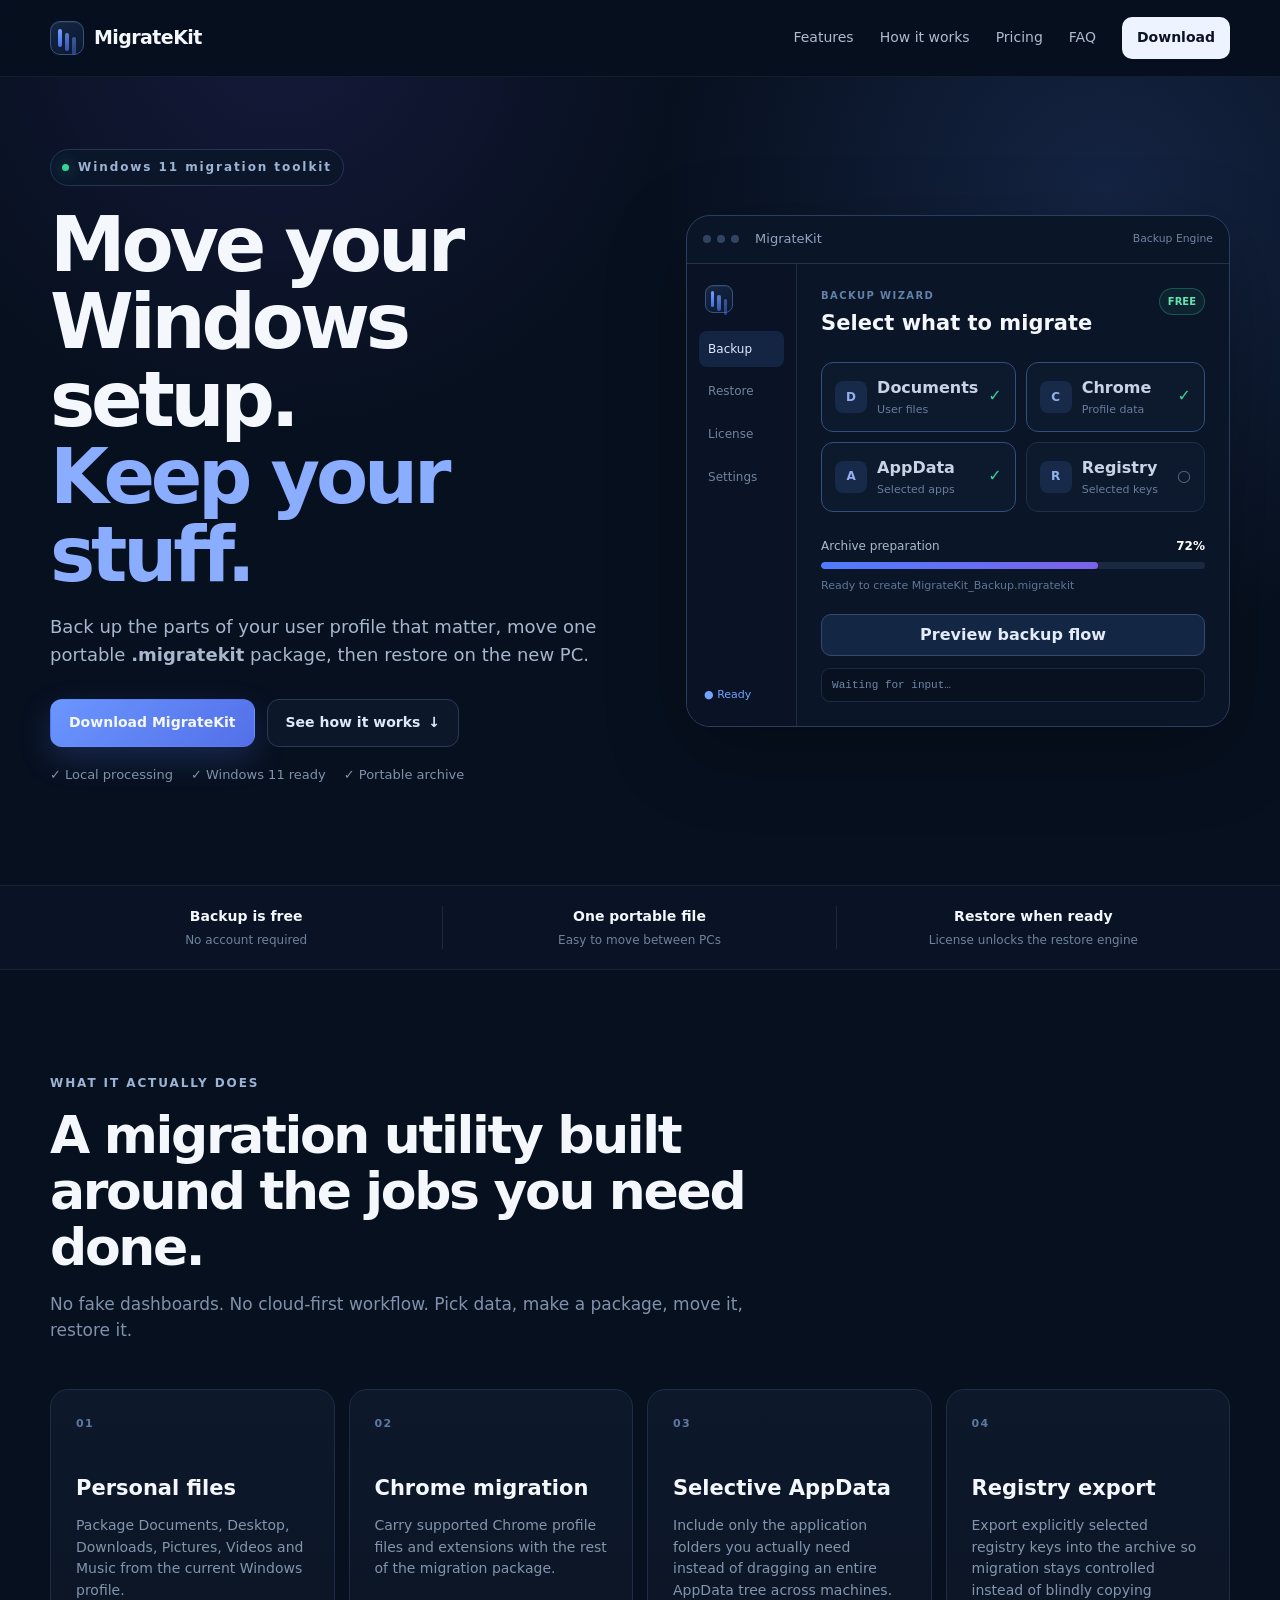
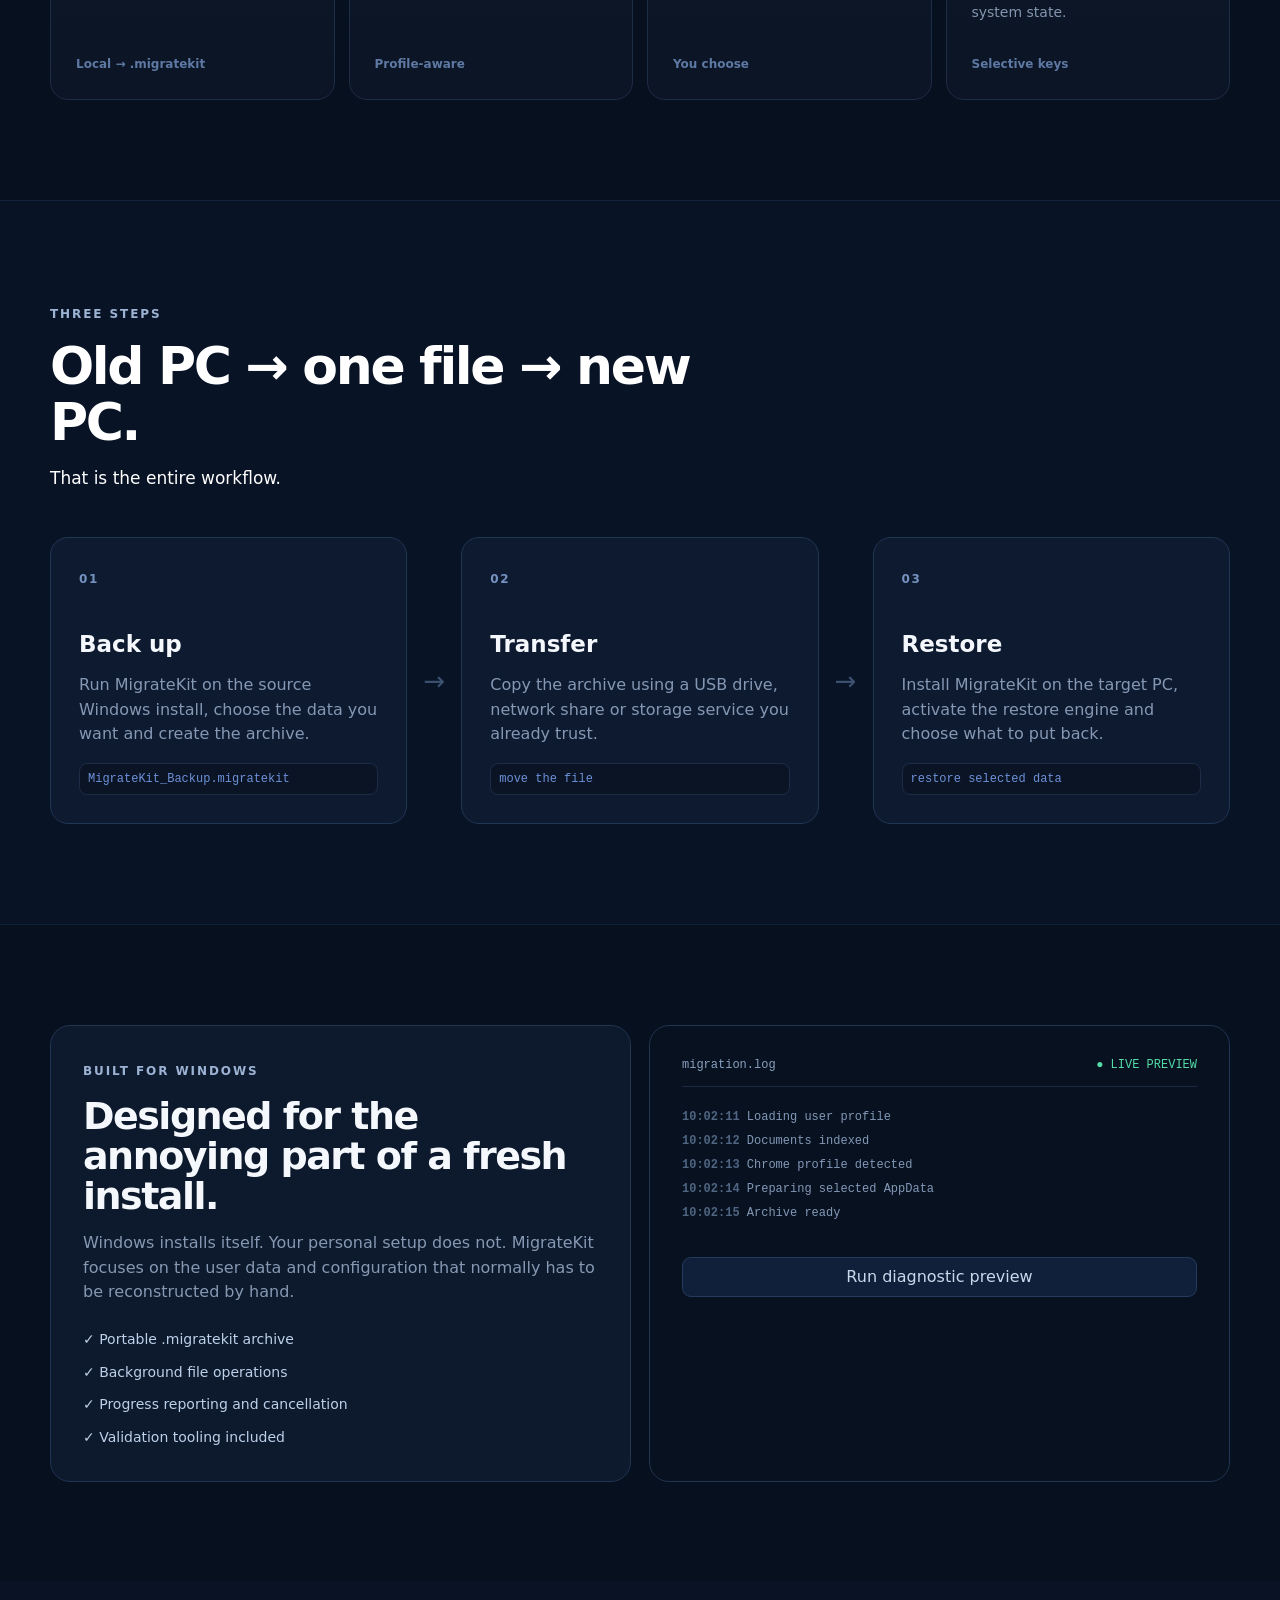
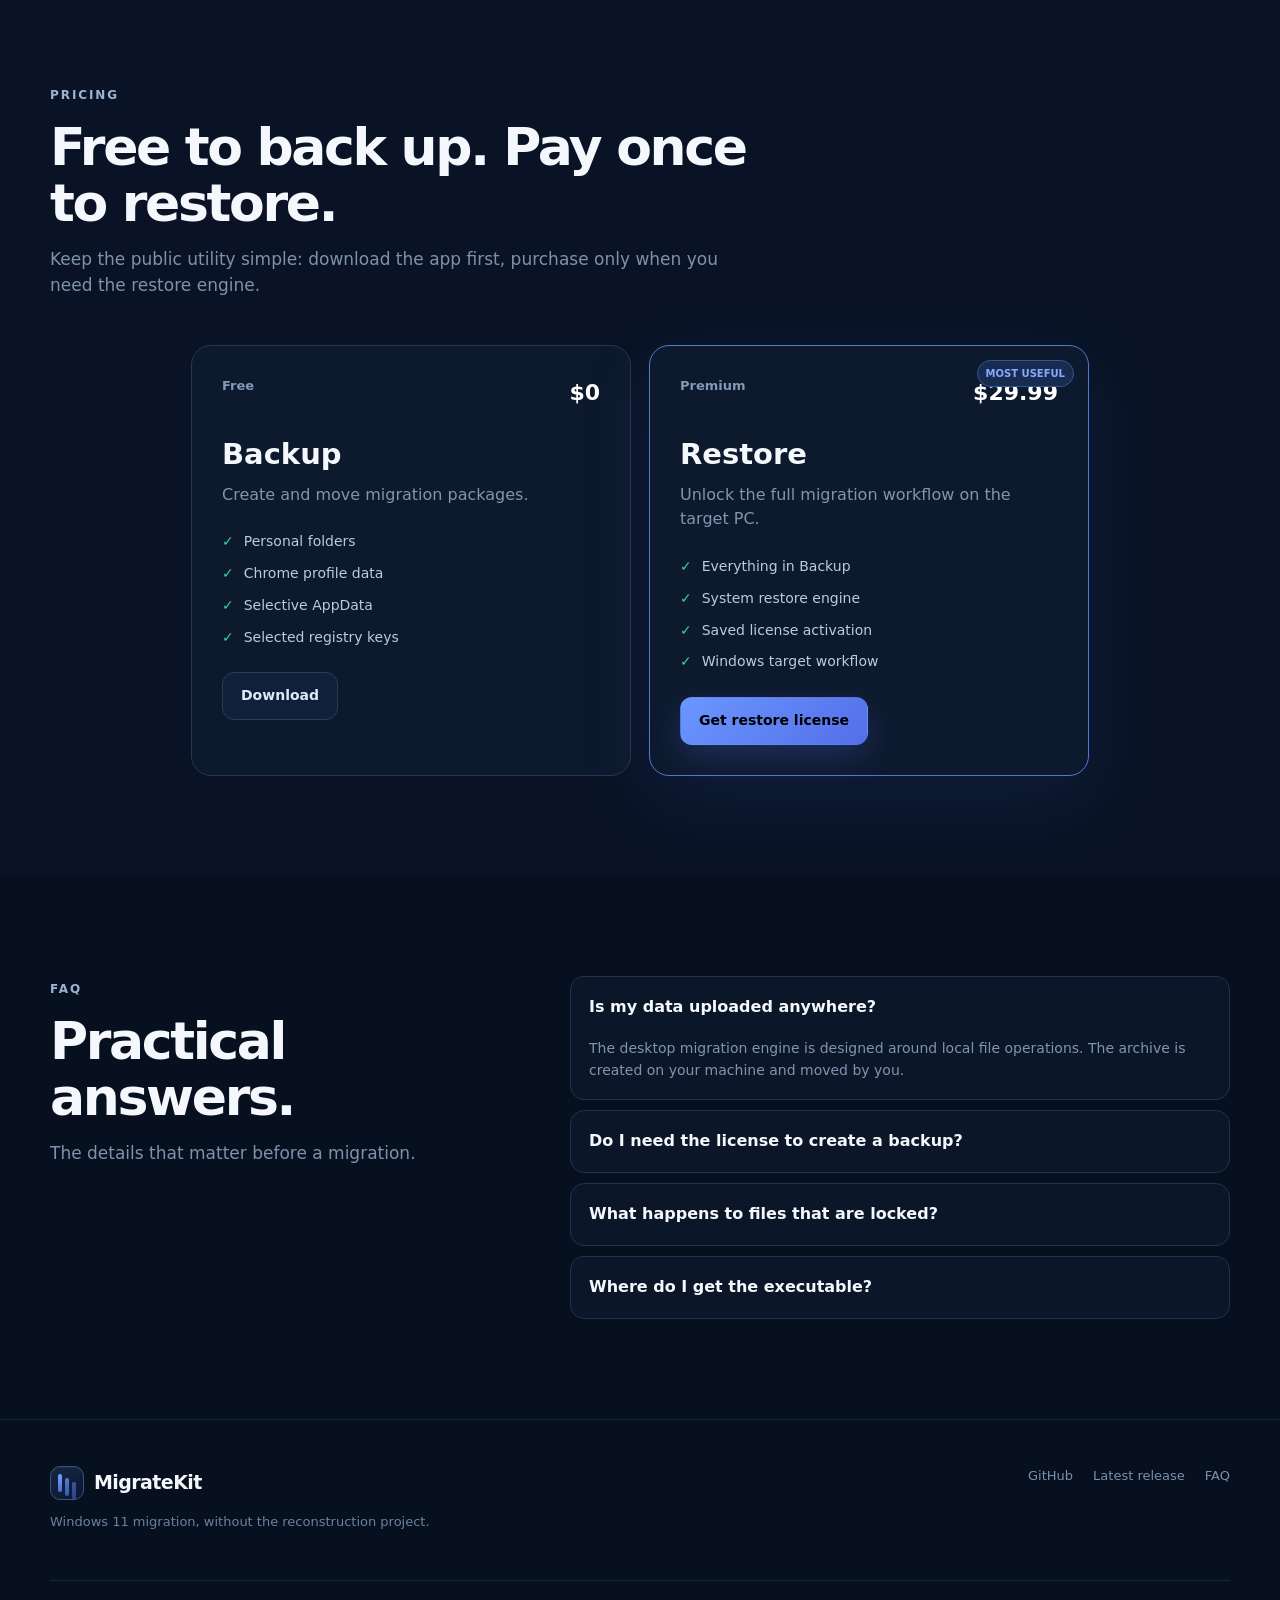
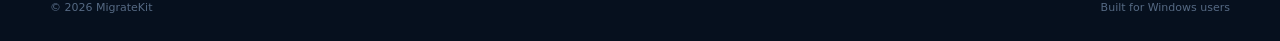
<file: index.html>
<!doctype html>
<html lang="en">
<head>
  <meta charset="utf-8">
  <meta name="viewport" content="width=device-width,initial-scale=1">
  <meta name="description" content="MigrateKit is a Windows 11 migration utility for packaging and restoring personal files, Chrome data, app settings and selected registry configuration.">
  <meta name="theme-color" content="#0b1020">
  <title>MigrateKit — Windows 11 migration, without the mess</title>
  <link rel="stylesheet" href="style.css">
</head>
<body>
  <header class="site-header">
    <div class="container nav">
      <a class="brand" href="#top" aria-label="MigrateKit home">
        <span class="brand-mark"><span></span><span></span><span></span></span>
        <span>MigrateKit</span>
      </a>
      <nav class="nav-links" id="nav-links" aria-label="Primary">
        <a href="#features">Features</a>
        <a href="#workflow">How it works</a>
        <a href="#pricing">Pricing</a>
        <a href="#faq">FAQ</a>
        <a class="nav-download" href="https://github.com/Jamezboi/MigrateKit/releases/latest">Download</a>
      </nav>
      <button class="menu-btn" id="menu-btn" aria-label="Open menu" aria-expanded="false"><span></span><span></span><span></span></button>
    </div>
  </header>

  <main id="top">
    <section class="hero section-pad">
      <div class="container hero-grid">
        <div class="hero-copy">
          <div class="eyebrow"><span class="status-dot"></span> Windows 11 migration toolkit</div>
          <h1>Move your Windows setup.<br><em>Keep your stuff.</em></h1>
          <p class="hero-lead">Back up the parts of your user profile that matter, move one portable <strong>.migratekit</strong> package, then restore on the new PC.</p>
          <div class="hero-actions">
            <a class="btn btn-primary" href="https://github.com/Jamezboi/MigrateKit/releases/latest">Download MigrateKit</a>
            <a class="btn btn-ghost" href="#workflow">See how it works <span>↓</span></a>
          </div>
          <div class="hero-trust">
            <span>✓ Local processing</span>
            <span>✓ Windows 11 ready</span>
            <span>✓ Portable archive</span>
          </div>
        </div>

        <div class="product-panel" aria-label="MigrateKit product preview">
          <div class="window-bar"><div class="window-dots"><i></i><i></i><i></i></div><span>MigrateKit</span><small>Backup Engine</small></div>
          <div class="product-body">
            <aside class="product-side">
              <div class="side-logo"><span class="brand-mark small"><span></span><span></span><span></span></span></div>
              <div class="side-item active">Backup</div>
              <div class="side-item">Restore</div>
              <div class="side-item">License</div>
              <div class="side-item">Settings</div>
              <div class="side-spacer"></div>
              <div class="side-status">● Ready</div>
            </aside>
            <div class="product-main">
              <div class="product-head"><div><p class="mini-label">BACKUP WIZARD</p><h3>Select what to migrate</h3></div><span class="badge">FREE</span></div>
              <div class="data-grid">
                <div class="data-card selected"><span class="icon">D</span><div><strong>Documents</strong><small>User files</small></div><span class="check">✓</span></div>
                <div class="data-card selected"><span class="icon">C</span><div><strong>Chrome</strong><small>Profile data</small></div><span class="check">✓</span></div>
                <div class="data-card selected"><span class="icon">A</span><div><strong>AppData</strong><small>Selected apps</small></div><span class="check">✓</span></div>
                <div class="data-card"><span class="icon">R</span><div><strong>Registry</strong><small>Selected keys</small></div><span class="check empty">○</span></div>
              </div>
              <div class="progress-wrap"><div class="progress-row"><span>Archive preparation</span><b id="preview-percent">72%</b></div><div class="progress"><span style="width:72%"></span></div><small>Ready to create MigrateKit_Backup.migratekit</small></div>
              <button class="preview-btn" id="preview-btn">Preview backup flow</button>
              <div class="preview-log" id="preview-log">Waiting for input…</div>
            </div>
          </div>
        </div>
      </div>
    </section>

    <section class="proof-strip">
      <div class="container proof-grid">
        <div><strong>Backup is free</strong><span>No account required</span></div>
        <div><strong>One portable file</strong><span>Easy to move between PCs</span></div>
        <div><strong>Restore when ready</strong><span>License unlocks the restore engine</span></div>
      </div>
    </section>

    <section class="section-pad" id="features">
      <div class="container">
        <div class="section-intro"><span class="kicker">WHAT IT ACTUALLY DOES</span><h2>A migration utility built around the jobs you need done.</h2><p>No fake dashboards. No cloud-first workflow. Pick data, make a package, move it, restore it.</p></div>
        <div class="feature-grid">
          <article class="feature-card"><span class="feature-number">01</span><h3>Personal files</h3><p>Package Documents, Desktop, Downloads, Pictures, Videos and Music from the current Windows profile.</p><div class="feature-meta">Local → .migratekit</div></article>
          <article class="feature-card"><span class="feature-number">02</span><h3>Chrome migration</h3><p>Carry supported Chrome profile files and extensions with the rest of the migration package.</p><div class="feature-meta">Profile-aware</div></article>
          <article class="feature-card"><span class="feature-number">03</span><h3>Selective AppData</h3><p>Include only the application folders you actually need instead of dragging an entire AppData tree across machines.</p><div class="feature-meta">You choose</div></article>
          <article class="feature-card"><span class="feature-number">04</span><h3>Registry export</h3><p>Export explicitly selected registry keys into the archive so migration stays controlled instead of blindly copying system state.</p><div class="feature-meta">Selective keys</div></article>
        </div>
      </div>
    </section>

    <section class="dark-section section-pad" id="workflow">
      <div class="container">
        <div class="section-intro light"><span class="kicker">THREE STEPS</span><h2>Old PC → one file → new PC.</h2><p>That is the entire workflow.</p></div>
        <div class="workflow-grid">
          <div class="workflow-card"><span class="step">01</span><h3>Back up</h3><p>Run MigrateKit on the source Windows install, choose the data you want and create the archive.</p><code>MigrateKit_Backup.migratekit</code></div>
          <div class="workflow-arrow">→</div>
          <div class="workflow-card"><span class="step">02</span><h3>Transfer</h3><p>Copy the archive using a USB drive, network share or storage service you already trust.</p><code>move the file</code></div>
          <div class="workflow-arrow">→</div>
          <div class="workflow-card"><span class="step">03</span><h3>Restore</h3><p>Install MigrateKit on the target PC, activate the restore engine and choose what to put back.</p><code>restore selected data</code></div>
        </div>
      </div>
    </section>

    <section class="section-pad">
      <div class="container split-grid">
        <div class="callout-card">
          <span class="kicker">BUILT FOR WINDOWS</span>
          <h2>Designed for the annoying part of a fresh install.</h2>
          <p>Windows installs itself. Your personal setup does not. MigrateKit focuses on the user data and configuration that normally has to be reconstructed by hand.</p>
          <div class="bullet-list"><span>✓ Portable .migratekit archive</span><span>✓ Background file operations</span><span>✓ Progress reporting and cancellation</span><span>✓ Validation tooling included</span></div>
        </div>
        <div class="terminal-card">
          <div class="terminal-head"><span>migration.log</span><span class="live">● LIVE PREVIEW</span></div>
          <div class="terminal-lines" id="terminal-lines">
            <div><b>10:02:11</b> Loading user profile</div>
            <div><b>10:02:12</b> Documents indexed</div>
            <div><b>10:02:13</b> Chrome profile detected</div>
            <div><b>10:02:14</b> Preparing selected AppData</div>
            <div><b>10:02:15</b> Archive ready</div>
          </div>
          <button class="terminal-action" id="terminal-action">Run diagnostic preview</button>
        </div>
      </div>
    </section>

    <section class="section-pad pricing-section" id="pricing">
      <div class="container">
        <div class="section-intro"><span class="kicker">PRICING</span><h2>Free to back up. Pay once to restore.</h2><p>Keep the public utility simple: download the app first, purchase only when you need the restore engine.</p></div>
        <div class="pricing-grid">
          <article class="price-card"><div class="price-top"><span>Free</span><span class="price-tag">$0</span></div><h3>Backup</h3><p>Create and move migration packages.</p><ul><li>Personal folders</li><li>Chrome profile data</li><li>Selective AppData</li><li>Selected registry keys</li></ul><a class="btn btn-ghost dark-btn" href="https://github.com/Jamezboi/MigrateKit/releases/latest">Download</a></article>
          <article class="price-card featured"><div class="ribbon">MOST USEFUL</div><div class="price-top"><span>Premium</span><span class="price-tag">$29.99</span></div><h3>Restore</h3><p>Unlock the full migration workflow on the target PC.</p><ul><li>Everything in Backup</li><li>System restore engine</li><li>Saved license activation</li><li>Windows target workflow</li></ul><button class="btn btn-primary" id="buy-btn">Get restore license</button></article>
        </div>
      </div>
    </section>

    <section class="section-pad" id="faq">
      <div class="container faq-layout"><div class="section-intro"><span class="kicker">FAQ</span><h2>Practical answers.</h2><p>The details that matter before a migration.</p></div><div class="faq-list">
        <details open><summary>Is my data uploaded anywhere?</summary><p>The desktop migration engine is designed around local file operations. The archive is created on your machine and moved by you.</p></details>
        <details><summary>Do I need the license to create a backup?</summary><p>No. Backups are the free portion of the application. The license unlocks the restore workflow.</p></details>
        <details><summary>What happens to files that are locked?</summary><p>Locked files can be skipped and reported. Chrome should be closed during migration for the most reliable profile capture.</p></details>
        <details><summary>Where do I get the executable?</summary><p>Use the Download button at the top of this page or the latest GitHub release.</p></details>
      </div></div>
    </section>
  </main>

  <div class="modal" id="license-modal" aria-hidden="true">
    <div class="modal-backdrop" data-close="1"></div>
    <div class="modal-card" role="dialog" aria-modal="true" aria-labelledby="modal-title">
      <button class="modal-close" id="modal-close" aria-label="Close">×</button>
      <span class="kicker">RESTORE LICENSE</span>
      <h2 id="modal-title">Unlock restore on the new PC.</h2>
      <p>Demo checkout is included for the storefront. Production PayPal credentials can be connected later without changing the rest of the UI.</p>
      <div class="checkout-row"><span>MigrateKit Premium</span><strong>$29.99 USD</strong></div>
      <button class="btn btn-primary full" id="simulate-buy">Simulate successful checkout</button>
      <div class="license-result" id="license-result" hidden><span>Your demo license key</span><code id="license-key">XXXXX-XXXXX-XXXXX-XXXXX</code><button class="copy-btn" id="copy-key">Copy key</button><a href="https://github.com/Jamezboi/MigrateKit/releases/latest" class="btn btn-ghost full">Download the app</a></div>
    </div>
  </div>

  <footer class="footer">
    <div class="container footer-grid"><div><a class="brand" href="#top"><span class="brand-mark"><span></span><span></span><span></span></span><span>MigrateKit</span></a><p>Windows 11 migration, without the reconstruction project.</p></div><div class="footer-links"><a href="https://github.com/Jamezboi/MigrateKit">GitHub</a><a href="https://github.com/Jamezboi/MigrateKit/releases/latest">Latest release</a><a href="#faq">FAQ</a></div></div>
    <div class="container footer-bottom"><span>© 2026 MigrateKit</span><span>Built for Windows users</span></div>
  </footer>

  <script src="app.js" defer></script>
</body>
</html>
</file>
<file: style.css>
:root{--bg:#07101f;--bg2:#0b1528;--panel:#0f1b31;--panel2:#12213b;--line:#22324f;--text:#f4f7fb;--muted:#9aabc4;--accent:#5b8cff;--accent2:#7c5cff;--green:#37d39a;--shadow:0 24px 80px rgba(0,0,0,.28);--radius:22px;--max:1180px}*{box-sizing:border-box}html{scroll-behavior:smooth}body{margin:0;background:var(--bg);color:var(--text);font-family:Inter,ui-sans-serif,system-ui,-apple-system,BlinkMacSystemFont,"Segoe UI",sans-serif;line-height:1.55}a{color:inherit;text-decoration:none}button,input{font:inherit}.container{width:min(calc(100% - 40px),var(--max));margin:0 auto}.site-header{position:sticky;top:0;z-index:50;background:rgba(7,16,31,.84);backdrop-filter:blur(18px);border-bottom:1px solid rgba(255,255,255,.06)}.nav{height:76px;display:flex;align-items:center;justify-content:space-between;gap:24px}.brand{display:flex;align-items:center;gap:10px;font-weight:800;font-size:19px;letter-spacing:-.03em}.brand-mark{width:34px;height:34px;border:1px solid #38527b;border-radius:10px;display:grid;grid-template-columns:repeat(3,1fr);gap:3px;padding:7px;background:linear-gradient(145deg,#152743,#0b1730);box-shadow:inset 0 1px rgba(255,255,255,.05)}.brand-mark span{display:block;border-radius:3px;background:linear-gradient(180deg,#75a0ff,#476de6)}.brand-mark span:nth-child(2){opacity:.72;transform:translateY(4px)}.brand-mark span:nth-child(3){opacity:.46;transform:translateY(8px)}.brand-mark.small{width:28px;height:28px;padding:5px;border-radius:8px}.nav-links{display:flex;align-items:center;gap:26px;color:#adbbd0;font-size:14px}.nav-links a:hover{color:#fff}.nav-download{padding:10px 15px;border-radius:10px;background:#edf3ff;color:#0a1426!important;font-weight:800}.menu-btn{display:none;width:42px;height:42px;border:1px solid var(--line);background:var(--panel);border-radius:12px}.menu-btn span{display:block;width:18px;height:2px;background:#dfe7f5;margin:4px auto;border-radius:2px}.section-pad{padding:100px 0}.hero{padding-top:72px;position:relative;overflow:hidden}.hero:before{content:"";position:absolute;inset:-30% -20%;background:radial-gradient(circle at 76% 28%,rgba(91,140,255,.16),transparent 27%),radial-gradient(circle at 30% 15%,rgba(124,92,255,.12),transparent 24%);pointer-events:none}.hero-grid{display:grid;grid-template-columns:1.02fr .98fr;gap:70px;align-items:center;position:relative}.eyebrow,.kicker{font-size:12px;font-weight:800;letter-spacing:.16em;color:#9db3d4}.eyebrow{display:inline-flex;align-items:center;gap:9px;padding:8px 11px;border:1px solid #243653;background:#0b162b;border-radius:999px}.status-dot{width:7px;height:7px;border-radius:50%;background:var(--green);box-shadow:0 0 16px rgba(55,211,154,.65)}h1,h2,h3,p{margin-top:0}.hero h1{margin:20px 0 20px;font-size:clamp(48px,6vw,76px);line-height:1.02;letter-spacing:-.055em}.hero h1 em{font-style:normal;color:#8badff}.hero-lead{font-size:18px;color:#a7b7cd;max-width:630px}.hero-actions{display:flex;gap:12px;flex-wrap:wrap;margin:30px 0 18px}.btn{display:inline-flex;align-items:center;justify-content:center;gap:8px;min-height:48px;padding:0 18px;border-radius:12px;border:1px solid transparent;font-weight:800;font-size:14px;cursor:pointer;transition:.2s ease}.btn-primary{background:linear-gradient(135deg,#6b96ff,#536fe8);box-shadow:0 12px 32px rgba(83,111,232,.24)}.btn-primary:hover{transform:translateY(-2px);filter:brightness(1.06)}.btn-ghost{border-color:#2a3a58;background:#0c172a;color:#dfe8f8}.btn-ghost:hover{border-color:#47618b;background:#101f37}.dark-btn{background:#10203a}.hero-trust{display:flex;gap:18px;flex-wrap:wrap;color:#7f91ab;font-size:13px}.product-panel{border:1px solid #2a3e60;background:#0a1528;border-radius:24px;box-shadow:var(--shadow);overflow:hidden;transform:translateY(4px)}.window-bar{height:48px;border-bottom:1px solid #21334f;display:flex;align-items:center;gap:16px;padding:0 16px;color:#8fa4c2;font-size:13px}.window-bar small{margin-left:auto;color:#6f84a1}.window-dots{display:flex;gap:6px}.window-dots i{width:8px;height:8px;border-radius:50%;background:#31445f}.product-body{display:grid;grid-template-columns:110px 1fr;min-height:435px}.product-side{padding:18px 12px;background:#091325;border-right:1px solid #1c2c46;display:flex;flex-direction:column;gap:6px}.side-item{padding:9px;border-radius:8px;color:#6f83a0;font-size:12px}.side-item.active{background:#142443;color:#dfe8ff}.side-spacer{flex:1}.side-status{font-size:11px;color:#72a4ff;padding:5px}.side-logo{padding:3px 6px 12px}.product-main{padding:24px}.product-head{display:flex;align-items:flex-start;justify-content:space-between;gap:16px}.mini-label{font-size:10px;letter-spacing:.14em;color:#6380a7;font-weight:800;margin:0 0 4px}.product-head h3{font-size:21px;margin-bottom:0}.badge{font-size:10px;font-weight:900;border:1px solid rgba(55,211,154,.28);color:#66e2b1;background:rgba(55,211,154,.08);padding:5px 8px;border-radius:999px}.data-grid{display:grid;grid-template-columns:1fr 1fr;gap:10px;margin:22px 0}.data-card{border:1px solid #1f304b;background:#0d192c;border-radius:12px;padding:13px;display:grid;grid-template-columns:32px 1fr auto;gap:10px;align-items:center;color:#c8d4e5}.data-card.selected{border-color:#334f7c}.data-card small{display:block;color:#687d9d;font-size:11px}.icon{width:32px;height:32px;border-radius:8px;background:#172a4a;color:#94b0ef;display:grid;place-items:center;font-size:12px;font-weight:900}.check{color:var(--green);font-weight:900}.check.empty{color:#526883}.progress-wrap{margin-top:25px}.progress-row{display:flex;justify-content:space-between;font-size:12px;color:#a9b9cf;margin-bottom:7px}.progress-row b{color:#fff}.progress{height:7px;background:#1b2940;border-radius:99px;overflow:hidden}.progress>span{display:block;height:100%;background:linear-gradient(90deg,#4f7cff,#7b62e8);border-radius:inherit}.progress-wrap small{display:block;margin-top:8px;color:#607694;font-size:11px}.preview-btn{width:100%;margin-top:20px;height:42px;border:1px solid #334a6f;background:#132643;color:#e3ebf8;border-radius:10px;font-weight:800;cursor:pointer}.preview-btn:hover{background:#193050}.preview-log{margin-top:12px;padding:10px;border-radius:9px;background:#07111f;border:1px solid #1c2b42;color:#6f87a7;font:11px ui-monospace,SFMono-Regular,Menlo,monospace}.proof-strip{border-top:1px solid #16243a;border-bottom:1px solid #16243a;background:#091325}.proof-grid{display:grid;grid-template-columns:repeat(3,1fr);padding:20px 0}.proof-grid>div{display:flex;flex-direction:column;align-items:center;justify-content:center;gap:3px;border-right:1px solid #1a2940}.proof-grid>div:last-child{border-right:0}.proof-grid strong{font-size:14px}.proof-grid span{font-size:12px;color:#6f829d}.section-intro{max-width:700px;margin-bottom:46px}.section-intro.light p,.light h2{color:#fff}.section-intro h2{font-size:clamp(34px,4.2vw,52px);line-height:1.08;letter-spacing:-.045em;margin:12px 0 15px}.section-intro p{color:#7f91ab;font-size:17px}.feature-grid{display:grid;grid-template-columns:repeat(4,1fr);gap:14px}.feature-card{min-height:270px;padding:25px;border:1px solid #1d2d47;border-radius:18px;background:linear-gradient(180deg,#0d182b,#0b1525);display:flex;flex-direction:column}.feature-number{color:#5e79a3;font-size:11px;font-weight:900;letter-spacing:.12em}.feature-card h3{margin:40px 0 10px;font-size:21px}.feature-card p{color:#8395ae;font-size:14px}.feature-meta{margin-top:auto;padding-top:18px;color:#5e79a3;font-size:12px;font-weight:800}.dark-section{background:#091326;border-top:1px solid #12213a;border-bottom:1px solid #12213a}.workflow-grid{display:grid;grid-template-columns:1fr auto 1fr auto 1fr;align-items:center;gap:16px}.workflow-card{padding:28px;border:1px solid #213653;background:#0e1a30;border-radius:18px;min-height:250px}.step{font-size:12px;font-weight:900;letter-spacing:.14em;color:#7592c0}.workflow-card h3{font-size:23px;margin:36px 0 10px}.workflow-card p{color:#8598b3}.workflow-card code{display:block;color:#6d91d8;font:12px ui-monospace,SFMono-Regular,Menlo,monospace;background:#0a1425;border:1px solid #1c2c47;border-radius:8px;padding:8px}.workflow-arrow{font-size:26px;color:#3c5271}.split-grid{display:grid;grid-template-columns:1fr 1fr;gap:18px}.callout-card,.terminal-card{border:1px solid #213451;border-radius:20px;background:#0d192d;padding:32px}.callout-card h2{font-size:38px;line-height:1.05;letter-spacing:-.04em;margin:14px 0}.callout-card p{color:#8698b2}.bullet-list{display:grid;gap:11px;margin-top:24px;color:#bdd0e9;font-size:14px}.terminal-card{background:#07111f}.terminal-head{display:flex;justify-content:space-between;color:#8aa1bf;font:12px ui-monospace,SFMono-Regular,Menlo,monospace;padding-bottom:14px;border-bottom:1px solid #1b2a43}.live{color:#54dba8}.terminal-lines{padding:18px 0 8px;font:12px/2 ui-monospace,SFMono-Regular,Menlo,monospace;color:#8398b7;min-height:170px}.terminal-lines b{color:#506583}.terminal-action{width:100%;height:40px;border:1px solid #243a5c;background:#10203a;color:#cad8eb;border-radius:9px;cursor:pointer}.pricing-section{background:#091325}.pricing-grid{display:grid;grid-template-columns:repeat(2,minmax(0,440px));justify-content:center;gap:18px}.price-card{position:relative;padding:30px;border:1px solid #253753;border-radius:20px;background:#0d192d}.price-card.featured{border-color:#5579cc;box-shadow:0 24px 70px rgba(48,79,157,.18)}.ribbon{position:absolute;top:14px;right:14px;color:#89a9ff;background:#182c52;border:1px solid #34568f;border-radius:999px;padding:5px 8px;font-size:10px;font-weight:900}.price-top{display:flex;justify-content:space-between;color:#8398b6;font-size:13px;font-weight:800}.price-tag{font-size:22px;color:#fff}.price-card h3{font-size:29px;margin:22px 0 6px}.price-card p{color:#8295af}.price-card ul{padding:0;margin:24px 0;list-style:none;display:grid;gap:10px;color:#bccae0;font-size:14px}.price-card li:before{content:"✓";color:var(--green);margin-right:10px;font-weight:900}.faq-layout{display:grid;grid-template-columns:.8fr 1.2fr;gap:80px}.faq-list{display:grid;gap:10px}.faq-list details{border:1px solid #21324f;background:#0b1729;border-radius:14px;padding:0 18px}.faq-list summary{cursor:pointer;list-style:none;padding:18px 0;font-weight:800}.faq-list summary::-webkit-details-marker{display:none}.faq-list p{color:#8194af;font-size:14px;padding:0 0 18px;margin:0}.modal{position:fixed;inset:0;display:none;place-items:center;padding:20px;z-index:100}.modal.open{display:grid}.modal-backdrop{position:absolute;inset:0;background:rgba(2,7,15,.78);backdrop-filter:blur(8px)}.modal-card{position:relative;width:min(500px,100%);background:#0d192d;border:1px solid #2c4264;border-radius:20px;padding:30px;box-shadow:0 40px 120px rgba(0,0,0,.45);z-index:1}.modal-card h2{font-size:34px;line-height:1.06;letter-spacing:-.04em;margin:12px 0}.modal-card>p{color:#8295ae}.modal-close{position:absolute;right:12px;top:12px;width:38px;height:38px;border:0;background:transparent;color:#8da0ba;font-size:27px;cursor:pointer}.checkout-row{display:flex;justify-content:space-between;padding:16px 0;margin:20px 0;border-top:1px solid #1d304a;border-bottom:1px solid #1d304a;color:#cbd8e8}.full{width:100%}.license-result{margin-top:18px;padding:18px;border-radius:12px;background:#091425;border:1px solid #234064;display:grid;gap:10px}.license-result span{font-size:12px;color:#778da8}.license-result code{color:#fff;font-size:18px;letter-spacing:.1em}.copy-btn{height:38px;border:1px solid #304866;background:#13233d;color:#dce6f6;border-radius:9px;cursor:pointer}.footer{border-top:1px solid #16243a;padding:46px 0 25px;background:#06101e}.footer-grid{display:flex;justify-content:space-between;gap:30px}.footer p{color:#6d819e;font-size:13px;margin-top:12px}.footer-links{display:flex;gap:20px;color:#7c90aa;font-size:13px;align-items:flex-start}.footer-bottom{display:flex;justify-content:space-between;border-top:1px solid #15243a;margin-top:35px;padding-top:18px;color:#556983;font-size:11px}@media(max-width:1000px){.hero-grid,.split-grid,.faq-layout{grid-template-columns:1fr}.hero-grid{gap:45px}.feature-grid{grid-template-columns:1fr 1fr}.workflow-grid{grid-template-columns:1fr;gap:12px}.workflow-arrow{display:none}.product-panel{max-width:760px}.hero-copy{max-width:780px}.pricing-grid{grid-template-columns:1fr 1fr}.faq-layout{gap:30px}}@media(max-width:720px){.container{width:min(calc(100% - 28px),var(--max))}.nav{height:68px}.nav-links{display:none;position:absolute;left:14px;right:14px;top:76px;padding:14px;background:#0b1729;border:1px solid #223552;border-radius:14px;flex-direction:column;align-items:stretch;box-shadow:var(--shadow)}.nav-links.open{display:flex}.nav-links a{padding:10px}.menu-btn{display:block}.section-pad{padding:75px 0}.hero{padding-top:48px}.hero h1{font-size:48px}.hero-lead{font-size:16px}.proof-grid{grid-template-columns:1fr}.proof-grid>div{border-right:0;border-bottom:1px solid #182840;padding:13px 0}.proof-grid>div:last-child{border-bottom:0}.feature-grid,.pricing-grid{grid-template-columns:1fr}.product-body{grid-template-columns:80px 1fr}.product-main{padding:17px}.product-side{padding:14px 8px}.data-grid{grid-template-columns:1fr}.product-panel{border-radius:18px}.hero-actions .btn{width:100%}.footer-grid,.footer-bottom{flex-direction:column}.footer-links{flex-wrap:wrap}.callout-card,.terminal-card{padding:22px}}@media(prefers-reduced-motion:reduce){html{scroll-behavior:auto}.btn{transition:none}}
</file>
